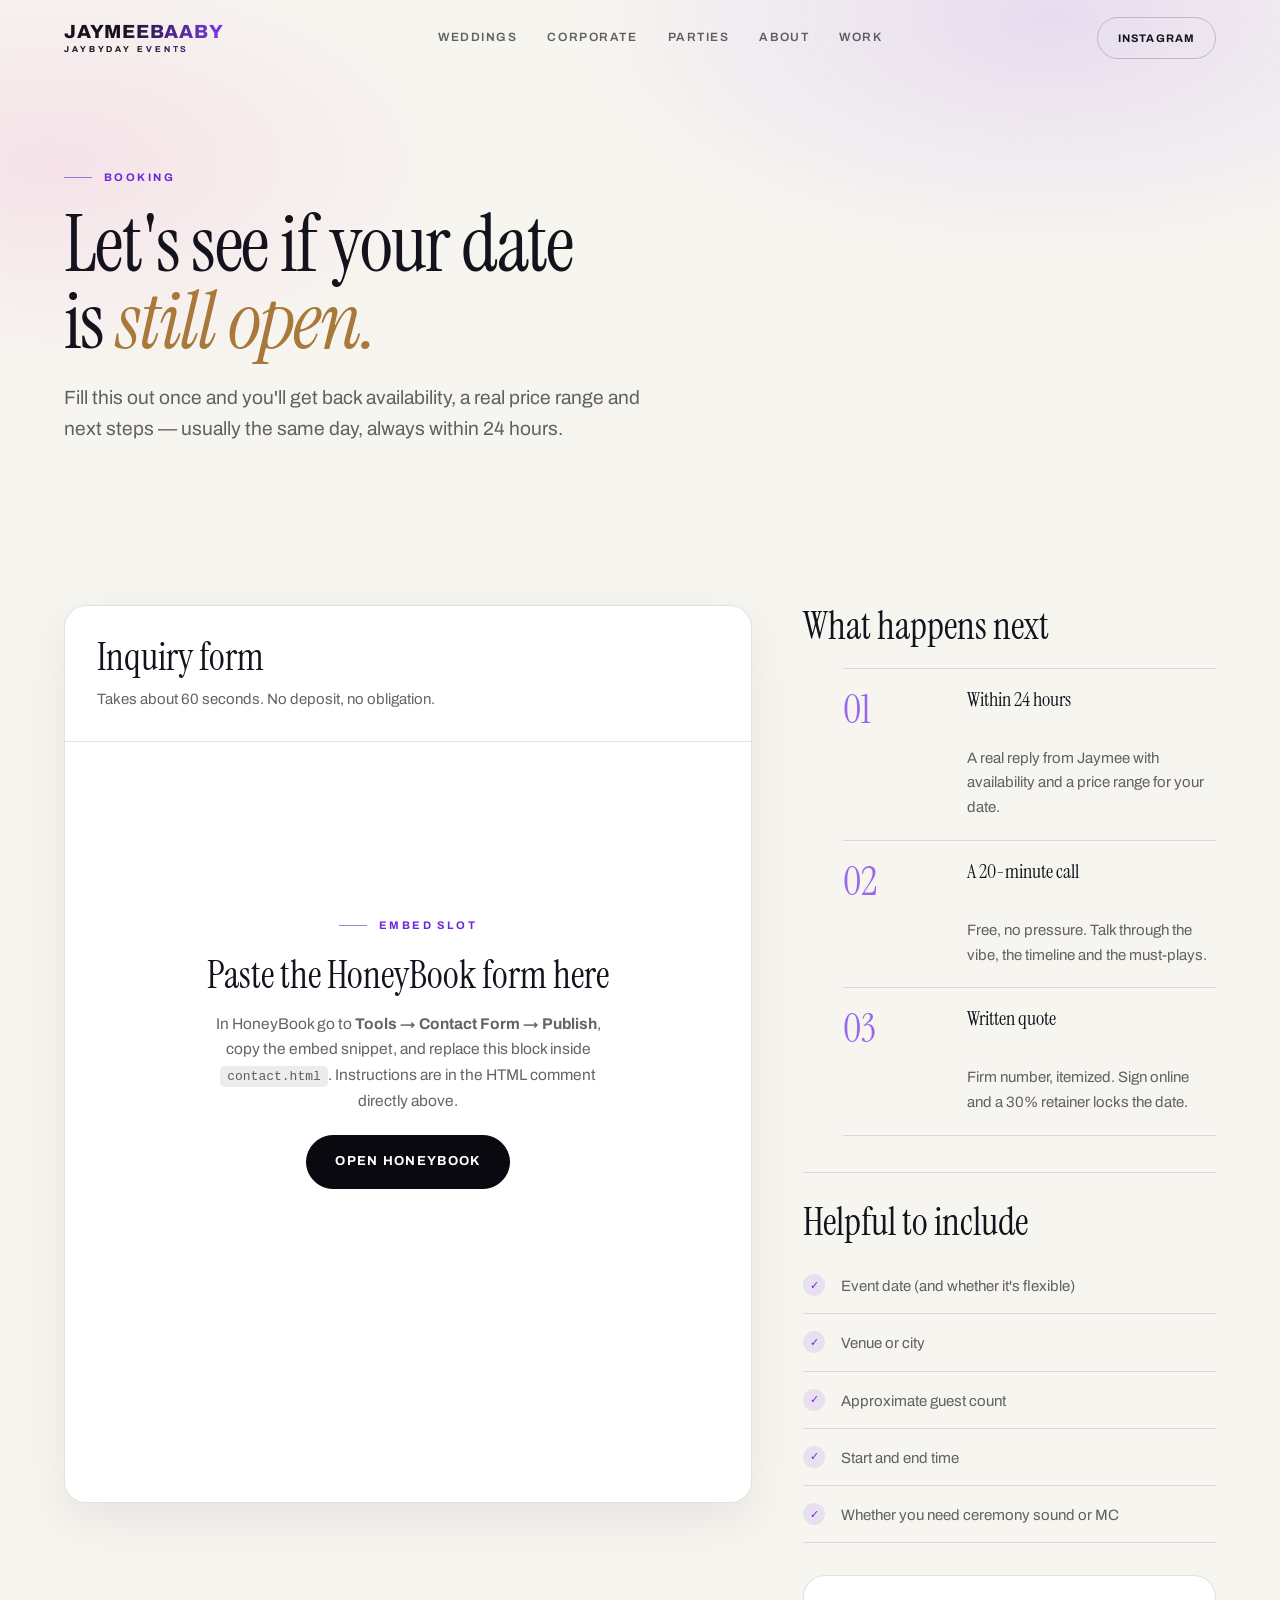
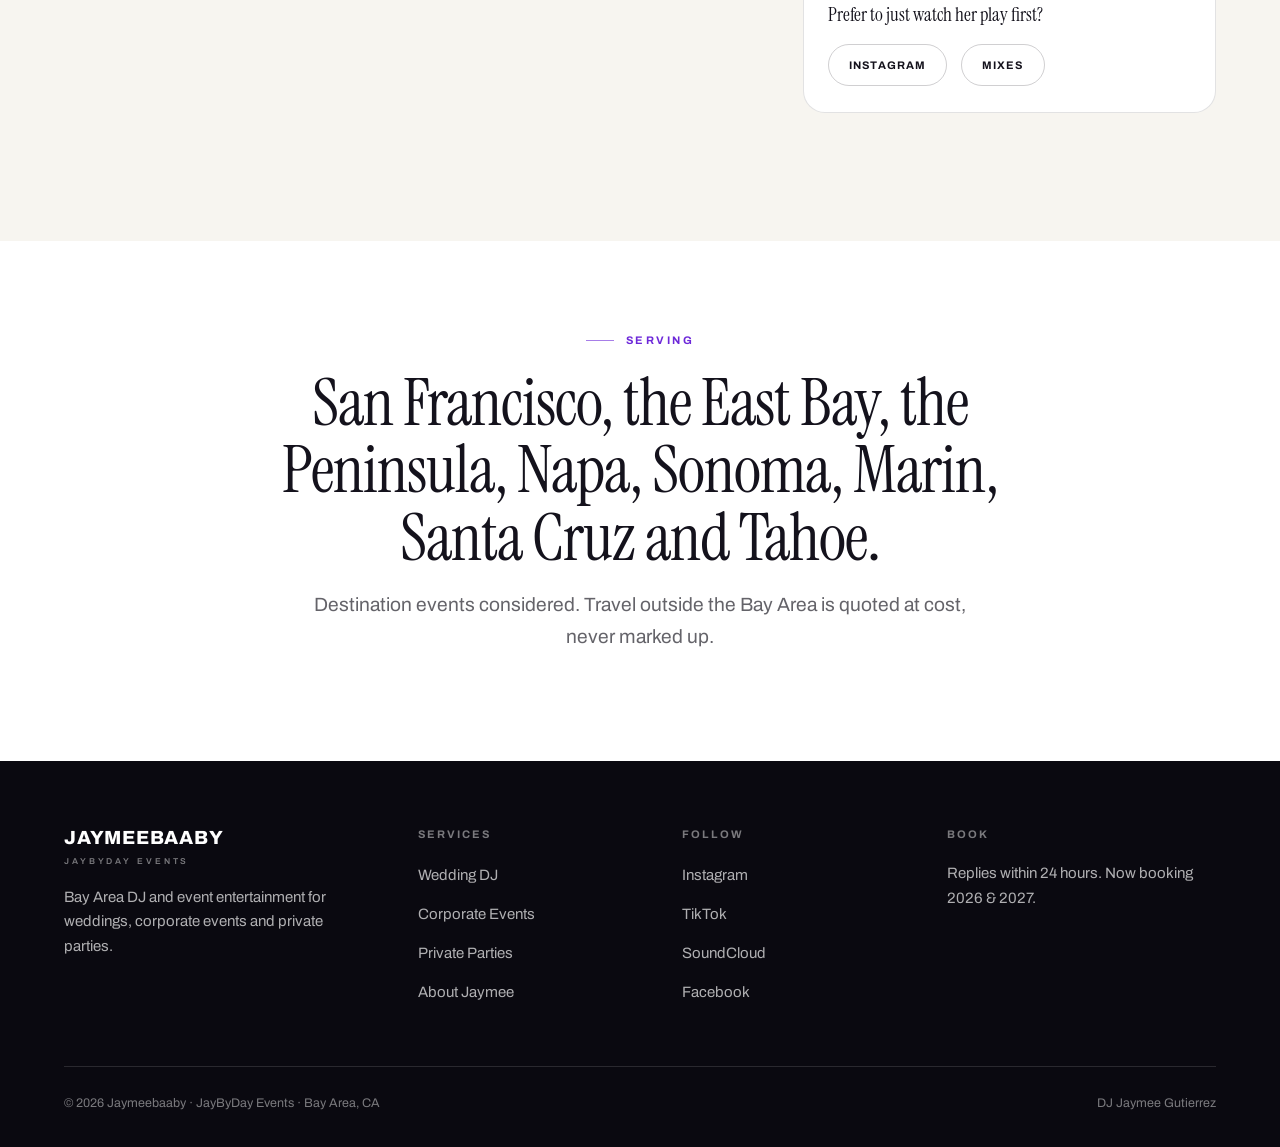
<file: contact.html>
<!DOCTYPE html>
<html lang="en">
<head>
<meta charset="utf-8">
<meta name="viewport" content="width=device-width, initial-scale=1">
<title>Check Your Date | Book Jaymeebaaby — Bay Area DJ</title>
<meta name="description" content="Check availability for your wedding, corporate event or private party. Reply within 24 hours with availability and a real price range.">
<link rel="canonical" href="https://www.jaymeebaaby.com/contact">
<!-- PREVIEW GUARD — remove both this line and the meta below when this goes live
     on jaymeebaaby.com. It keeps the GitHub Pages preview out of search results so
     the placeholder testimonials aren't indexed and this copy doesn't compete with
     the real site for "Bay Area wedding DJ". -->
<meta name="robots" content="noindex,nofollow">

<meta property="og:title" content="Check Your Date | Jaymeebaaby">
<meta property="og:description" content="Availability and a real price range back within 24 hours.">
<meta property="og:type" content="website">

<link rel="preconnect" href="https://fonts.googleapis.com">
<link rel="preconnect" href="https://fonts.gstatic.com" crossorigin>
<link href="https://fonts.googleapis.com/css2?family=Archivo:ital,wght@0,400;0,600;0,700;0,800;1,400&family=Instrument+Serif:ital@0;1&display=swap" rel="stylesheet">
<link rel="stylesheet" href="assets/css/styles.css">
</head>
<body>

<header class="hdr is-stuck">
  <div class="wrap hdr__in">
    <a class="brand" href="index.html">Jaymeebaaby<small>JayByDay Events</small></a>
    <nav class="nav">
      <a href="weddings.html">Weddings</a>
      <a href="corporate.html">Corporate</a>
      <a href="parties.html">Parties</a>
      <a href="about.html">About</a>
      <a href="index.html#gallery">Work</a>
    </nav>
    <div class="hdr__cta">
      <a class="btn btn--ghost btn--sm" href="https://www.instagram.com/jaymeebaaby/" target="_blank" rel="noopener">Instagram</a>
      <button class="burger" aria-label="Menu" aria-expanded="false"><span></span><span></span><span></span></button>
    </div>
  </div>
</header>

<div class="mnav">
  <a href="weddings.html">Weddings</a>
  <a href="corporate.html">Corporate Events</a>
  <a href="parties.html">Private Parties</a>
  <a href="about.html">About Jaymee</a>
  <a href="index.html#gallery">Work</a>
  <a href="contact.html">Contact</a>
</div>

<main>

<section class="phero" style="padding-bottom:0">
  <div class="wrap phero__in">
    <div style="max-width:60ch">
      <p class="eyebrow">Booking</p>
      <h1 class="d1" style="font-size:clamp(40px,6.4vw,80px)">Let's see if your date<br>is <span class="italic-accent">still open.</span></h1>
      <p class="lede">Fill this out once and you'll get back availability, a real price range and next steps — usually the same day, always within 24 hours.</p>
      <p class="eyebrow" data-service-note style="color:var(--champagne);margin-top:8px"></p>
    </div>
  </div>
</section>

<section class="section">
  <div class="wrap">
    <div class="split" style="grid-template-columns:1.25fr .75fr;gap:clamp(32px,4vw,56px);align-items:start">

      <!-- ============ HONEYBOOK EMBED ============ -->
      <div class="book rv">
        <div class="book__hd">
          <h3 class="d3">Inquiry form</h3>
          <p>Takes about 60 seconds. No deposit, no obligation.</p>
        </div>
        <div class="book__frame" id="honeybook-embed">

          <!--
          ============================================================
          HONEYBOOK CONTACT FORM GOES HERE
          ============================================================
          1. In HoneyBook: Tools → Contact Form → your form → "Publish / Embed"
          2. Copy the embed snippet (it looks like the two lines below)
          3. DELETE this entire .embed-slot div and paste the snippet in its place:

             <div id="hb-p-XXXXXXXX-1" style="width:100%;text-align:center;"></div>
             <script src="https://widget.honeybook.com/assets_users_production/websiteplacements/XXXXXXXX.js"></script>

          NOTE: keep the parent <div class="book__frame"> wrapper — it sets the
          white background and min-height so the form doesn't collapse on mobile.
          ============================================================
          -->
          <div class="embed-slot">
            <div>
              <p class="eyebrow" style="justify-content:center">Embed slot</p>
              <h3 class="d3" style="margin-bottom:14px">Paste the HoneyBook form here</h3>
              <p style="max-width:46ch;margin:0 auto 22px;color:rgba(20,18,28,.66);font-size:15.5px">
                In HoneyBook go to <strong>Tools → Contact Form → Publish</strong>, copy the embed snippet,
                and replace this block inside <code>contact.html</code>. Instructions are in the HTML comment directly above.
              </p>
              <a class="btn btn--dark" href="https://www.honeybook.com" target="_blank" rel="noopener">Open HoneyBook</a>
            </div>
          </div>

        </div>
      </div>
      <!-- ============ /HONEYBOOK EMBED ============ -->

      <aside class="rv">
        <h3 class="d3" style="margin-bottom:20px">What happens next</h3>
        <ol class="steps" style="margin-bottom:36px">
          <li style="padding:20px 0"><h4 style="font-size:20px">Within 24 hours</h4><p style="font-size:15px">A real reply from Jaymee with availability and a price range for your date.</p></li>
          <li style="padding:20px 0"><h4 style="font-size:20px">A 20-minute call</h4><p style="font-size:15px">Free, no pressure. Talk through the vibe, the timeline and the must-plays.</p></li>
          <li style="padding:20px 0"><h4 style="font-size:20px">Written quote</h4><p style="font-size:15px">Firm number, itemized. Sign online and a 30% retainer locks the date.</p></li>
        </ol>

        <hr class="rule" style="margin-bottom:28px">

        <h3 class="d3" style="margin-bottom:16px">Helpful to include</h3>
        <ul class="feats" style="margin-bottom:32px">
          <li style="padding:13px 0"><span class="tick">✓</span><div><span>Event date (and whether it's flexible)</span></div></li>
          <li style="padding:13px 0"><span class="tick">✓</span><div><span>Venue or city</span></div></li>
          <li style="padding:13px 0"><span class="tick">✓</span><div><span>Approximate guest count</span></div></li>
          <li style="padding:13px 0"><span class="tick">✓</span><div><span>Start and end time</span></div></li>
          <li style="padding:13px 0"><span class="tick">✓</span><div><span>Whether you need ceremony sound or MC</span></div></li>
        </ul>

        <div class="quote" style="padding:26px 24px">
          <p style="font-size:19px;margin-bottom:16px">Prefer to just watch her play first?</p>
          <div class="btn-row">
            <a class="btn btn--ghost btn--sm" href="https://www.instagram.com/jaymeebaaby/" target="_blank" rel="noopener">Instagram</a>
            <a class="btn btn--ghost btn--sm" href="https://soundcloud.com/jaymeebaaby" target="_blank" rel="noopener">Mixes</a>
          </div>
        </div>
      </aside>

    </div>
  </div>
</section>

<section class="section section--tight light">
  <div class="wrap center">
    <p class="eyebrow center-eb">Serving</p>
    <h2 class="d2" style="max-width:24ch;margin:0 auto 18px">San Francisco, the East Bay, the Peninsula, Napa, Sonoma, Marin, Santa Cruz and Tahoe.</h2>
    <p class="lede" style="margin-inline:auto">Destination events considered. Travel outside the Bay Area is quoted at cost, never marked up.</p>
  </div>
</section>

</main>

<footer class="ftr">
  <div class="wrap">
    <div class="ftr__top">
      <div>
        <a class="brand" href="index.html">Jaymeebaaby<small>JayByDay Events</small></a>
        <p class="lede" style="font-size:15px;margin-top:18px;max-width:34ch">Bay Area DJ and event entertainment for weddings, corporate events and private parties.</p>
      </div>
      <div>
        <h5>Services</h5>
        <ul>
          <li><a href="weddings.html">Wedding DJ</a></li>
          <li><a href="corporate.html">Corporate Events</a></li>
          <li><a href="parties.html">Private Parties</a></li>
          <li><a href="about.html">About Jaymee</a></li>
        </ul>
      </div>
      <div>
        <h5>Follow</h5>
        <ul>
          <li><a href="https://www.instagram.com/jaymeebaaby/" target="_blank" rel="noopener">Instagram</a></li>
          <li><a href="https://www.tiktok.com/@jaymeebaaby" target="_blank" rel="noopener">TikTok</a></li>
          <li><a href="https://soundcloud.com/jaymeebaaby" target="_blank" rel="noopener">SoundCloud</a></li>
          <li><a href="https://www.facebook.com/Jaymeebaaby-110736491571352" target="_blank" rel="noopener">Facebook</a></li>
        </ul>
      </div>
      <div>
        <h5>Book</h5>
        <p class="lede" style="font-size:15px">Replies within 24 hours. Now booking 2026 &amp; 2027.</p>
      </div>
    </div>
    <div class="ftr__bot">
      <span>© <span id="yr">2026</span> Jaymeebaaby · JayByDay Events · Bay Area, CA</span>
      <span>DJ Jaymee Gutierrez</span>
    </div>
  </div>
</footer>

<script>document.getElementById('yr').textContent=new Date().getFullYear();</script>
<script src="assets/js/main.js" defer></script>
</body>
</html>
</file>
<file: assets/css/styles.css>
/* ============================================================
   JAYMEEBAABY — "Ivory Neon" design system

   Light base. Dark is used only where it earns attention:
   the photo hero, the final CTA band, the footer, and the
   "most booked" package card.

   Surfaces re-scope the colour tokens rather than overriding
   every child rule — add .on-dark to make any block dark.

   Typography enacts the positioning:
   Instrument Serif = JayByDay (elegant, day, weddings/corporate)
   Archivo 800 uppercase = Jaymeebaaby (energy, night, parties)
   ============================================================ */

:root {
  /* Surfaces — sections alternate between these two automatically */
  --surface:      #F7F5F0;   /* page base, warm off-white */
  --surface-alt:  #FFFFFF;   /* cards sitting on the base */

  /* Text + rules (dark-on-light by default) */
  --fg:        #14121C;
  --fg-mute:   rgba(20,18,28,.66);
  --fg-faint:  rgba(20,18,28,.45);
  --line:      rgba(20,18,28,.12);
  --line-2:    rgba(20,18,28,.20);

  /* Deep ink, used for dark surfaces */
  --ink:       #0A0910;
  --ink-2:     #100E1A;
  --ivory-ink: #14121C;

  /* Accents */
  --violet:     #7C3AED;   /* accent on light */
  --violet-lt:  #A855F7;
  --violet-dk:  #6D28D9;
  --magenta:    #E0219B;
  --magenta-lt: #FF2FB9;
  --champagne:  #A9793B;   /* warm emphasis on light */

  /* Type */
  --serif: "Instrument Serif", "Times New Roman", serif;
  --sans:  "Archivo", -apple-system, BlinkMacSystemFont, "Segoe UI", sans-serif;

  /* Metrics */
  --pad:   clamp(20px, 5vw, 64px);
  --maxw:  1280px;
  --r:     14px;
  --r-lg:  22px;

  --ease: cubic-bezier(.22,1,.36,1);
}

/* ---- Dark surfaces: re-scope the tokens, don't fight the cascade ---- */
.on-dark,
.cta,
.ftr,
.svc--feature {
  --surface:      var(--ink);
  --surface-alt:  #17142440;
  --fg:        #FFFFFF;
  --fg-mute:   rgba(255,255,255,.68);
  --fg-faint:  rgba(255,255,255,.46);
  --line:      rgba(255,255,255,.13);
  --line-2:    rgba(255,255,255,.22);
  --violet:    #A855F7;
  --violet-dk: #C99BFF;
  --magenta:   #FF2FB9;
  --champagne: #E9CDA4;
  color: var(--fg);
}

/* Alternating light sections */
.light { --surface: #FFFFFF; --surface-alt: #F7F5F0; background: var(--surface); }

/* ---------- Reset ---------- */
*, *::before, *::after { box-sizing: border-box; }
html { -webkit-text-size-adjust: 100%; scroll-behavior: smooth; }
body {
  margin: 0;
  background: var(--surface);
  color: var(--fg);
  font-family: var(--sans);
  font-size: 17px;
  line-height: 1.65;
  font-weight: 400;
  -webkit-font-smoothing: antialiased;
  overflow-x: hidden;
}
img, video { max-width: 100%; display: block; }
a { color: inherit; text-decoration: none; }
button { font: inherit; cursor: pointer; }
h1,h2,h3,h4 { margin: 0; font-weight: 400; line-height: 1.05; }
p { margin: 0 0 1em; }
ul { margin: 0; padding: 0; list-style: none; }

::selection { background: var(--magenta); color: #fff; }

/* ---------- Utilities ---------- */
.wrap { width: 100%; max-width: var(--maxw); margin-inline: auto; padding-inline: var(--pad); }
.section { padding-block: clamp(72px, 10vw, 140px); position: relative; }
.section--tight { padding-block: clamp(56px, 7vw, 96px); }
.center { text-align: center; }
.hl { color: var(--fg); font-weight: 700; }

.eyebrow {
  font-family: var(--sans);
  font-size: 11px;
  font-weight: 700;
  letter-spacing: .22em;
  text-transform: uppercase;
  color: var(--violet-dk);
  margin: 0 0 20px;
  display: flex;
  align-items: center;
  gap: 12px;
}
.eyebrow::before { content: ""; width: 28px; height: 1px; background: currentColor; flex: none; opacity: .6; }
.eyebrow.center-eb { justify-content: center; }
/* the JS-populated "Inquiring about:" line renders a stray dash when unset */
.eyebrow:empty { display: none; }

/* Display type */
.d1 { font-family: var(--serif); font-size: clamp(48px, 8.5vw, 108px); line-height: .96; letter-spacing: -.02em; }
.d2 { font-family: var(--serif); font-size: clamp(36px, 5.2vw, 66px); line-height: 1.02; letter-spacing: -.015em; }
.d3 { font-family: var(--serif); font-size: clamp(26px, 3vw, 38px); line-height: 1.12; }

/* Energy type (nightlife voice) */
.hype {
  font-family: var(--sans);
  font-weight: 800;
  text-transform: uppercase;
  letter-spacing: -.01em;
  line-height: .95;
  font-size: clamp(34px, 6vw, 76px);
}
.italic-accent { font-style: italic; color: var(--champagne); }

.lede { font-size: clamp(17px, 1.5vw, 20px); color: var(--fg-mute); max-width: 62ch; }
.rule { height: 1px; background: var(--line); border: 0; margin: 0; }

/* ---------- Buttons ---------- */
.btn {
  display: inline-flex; align-items: center; justify-content: center; gap: 10px;
  padding: 15px 28px;
  border-radius: 999px;
  font-size: 13px; font-weight: 700; letter-spacing: .1em; text-transform: uppercase;
  border: 1px solid transparent;
  transition: transform .3s var(--ease), background .3s, color .3s, border-color .3s, box-shadow .3s;
  white-space: nowrap;
}
.btn:hover { transform: translateY(-2px); }
.btn--primary {
  background: linear-gradient(100deg, var(--violet), var(--magenta));
  color: #fff;
  box-shadow: 0 8px 26px rgba(124,58,237,.28);
}
.btn--primary:hover { box-shadow: 0 12px 40px rgba(224,33,155,.38); }
.btn--ghost { border-color: var(--line-2); color: var(--fg); background: transparent; }
.btn--ghost:hover { border-color: var(--fg); background: rgba(20,18,28,.04); }
.on-dark .btn--ghost:hover, .hero .btn--ghost:hover, .cta .btn--ghost:hover,
.svc--feature .btn--ghost:hover { background: rgba(255,255,255,.10); }
.btn--dark { background: var(--ink); color: #fff; border-color: var(--ink); }
.btn--dark:hover { background: #241f38; }
.btn--sm { padding: 11px 20px; font-size: 11px; }

.btn-row { display: flex; flex-wrap: wrap; gap: 14px; }

/* Text link with arrow */
.tlink {
  display: inline-flex; align-items: center; gap: 8px;
  font-size: 12px; font-weight: 700; letter-spacing: .14em; text-transform: uppercase;
  color: var(--violet-dk);
  border-bottom: 1px solid transparent;
  padding-bottom: 3px;
  transition: gap .3s var(--ease), border-color .3s;
}
.tlink:hover { gap: 14px; border-color: currentColor; }

/* ---------- Header ---------- */
.hdr {
  position: fixed; inset: 0 0 auto 0; z-index: 100;
  transition: background .4s, backdrop-filter .4s, border-color .4s;
  border-bottom: 1px solid transparent;
  color: var(--fg);
}
.hdr.is-stuck {
  background: rgba(247,245,240,.86);
  backdrop-filter: blur(18px) saturate(140%);
  border-bottom-color: var(--line);
}
/* index sits over a dark photo hero until it sticks */
.hdr--invert:not(.is-stuck) {
  --fg: #FFFFFF;
  --fg-mute: rgba(255,255,255,.74);
  --fg-faint: rgba(255,255,255,.5);
  --line-2: rgba(255,255,255,.26);
  --violet-dk: #C99BFF;
  color: #fff;
}
.hdr__in { display: flex; align-items: center; justify-content: space-between; gap: 24px; height: 76px; }

.brand {
  font-family: var(--sans); font-weight: 800; text-transform: uppercase;
  letter-spacing: .04em; font-size: 19px; line-height: 1;
  background: linear-gradient(92deg, var(--fg) 34%, var(--violet));
  -webkit-background-clip: text; background-clip: text; color: transparent;
  flex: none;
}
.brand small {
  display: block; font-size: 8.5px; letter-spacing: .34em; margin-top: 5px; font-weight: 600;
  color: var(--fg-faint); -webkit-text-fill-color: var(--fg-faint);
}

.nav { display: flex; align-items: center; gap: 30px; }
.nav a {
  font-size: 12px; font-weight: 600; letter-spacing: .13em; text-transform: uppercase;
  color: var(--fg-mute); transition: color .25s; position: relative; padding-block: 6px;
}
.nav a::after {
  content: ""; position: absolute; left: 0; bottom: 0; height: 1px; width: 0;
  background: var(--magenta); transition: width .35s var(--ease);
}
.nav a:hover, .nav a[aria-current="page"] { color: var(--fg); }
.nav a:hover::after, .nav a[aria-current="page"]::after { width: 100%; }

.hdr__cta { display: flex; align-items: center; gap: 14px; flex: none; }

.burger {
  display: none; width: 44px; height: 44px; border: 1px solid var(--line-2);
  border-radius: 50%; background: transparent; align-items: center; justify-content: center;
  flex-direction: column; gap: 5px;
}
.burger span { display: block; width: 17px; height: 1.5px; background: currentColor; transition: transform .35s var(--ease), opacity .2s; }
.burger.is-open span:nth-child(1) { transform: translateY(6.5px) rotate(45deg); }
.burger.is-open span:nth-child(2) { opacity: 0; }
.burger.is-open span:nth-child(3) { transform: translateY(-6.5px) rotate(-45deg); }

.mnav {
  position: fixed; inset: 76px 0 0 0; z-index: 99;
  background: rgba(247,245,240,.98); backdrop-filter: blur(20px);
  color: var(--ivory-ink);
  padding: 40px var(--pad) 60px;
  display: none; flex-direction: column; gap: 4px;
  overflow-y: auto;
}
.mnav.is-open { display: flex; }
.mnav a { font-family: var(--serif); font-size: 34px; line-height: 1.35; border-bottom: 1px solid rgba(20,18,28,.12); padding-block: 14px; }
.mnav .btn { margin-top: 28px; }

/* ---------- Hero (light, split) ----------
   Her photography is all dark club/stadium work. Containing it in a frame
   on a light ground keeps the site airy and pulls the first impression
   away from "nightclub" toward the wedding/corporate buyer. */
.hero { position: relative; padding: 150px 0 clamp(56px, 7vw, 92px); overflow: hidden; }
.hero::before {
  content: ""; position: absolute; inset: 0; z-index: 0;
  background: radial-gradient(56% 74% at 84% 2%, rgba(124,58,237,.14), transparent 64%),
              radial-gradient(50% 66% at 2% 46%, rgba(224,33,155,.10), transparent 62%);
}
.hero__in {
  position: relative; z-index: 1;
  display: grid; grid-template-columns: 1.06fr .94fr;
  gap: clamp(32px, 5vw, 72px); align-items: center;
}
.hero h1 { font-size: clamp(40px, 5.2vw, 74px); max-width: 15ch; margin-bottom: 22px; }
.hero .lede { max-width: 50ch; margin-bottom: 32px; }
.hero .btn-row { margin-bottom: 38px; }
.hero__media {
  border-radius: var(--r-lg); overflow: hidden; aspect-ratio: 4/5;
  box-shadow: 0 34px 80px rgba(20,18,28,.18);
}
.hero__media img { width: 100%; height: 100%; object-fit: cover; object-position: 50% 28%; }

.hero__facts { display: flex; flex-wrap: wrap; gap: 10px 34px; padding-top: 26px; border-top: 1px solid var(--line); }
.hero__facts li {
  font-size: 11.5px; font-weight: 700; letter-spacing: .15em; text-transform: uppercase;
  color: var(--fg-mute); display: flex; align-items: center; gap: 9px;
}
.hero__facts li::before { content: ""; width: 5px; height: 5px; border-radius: 50%; background: var(--magenta); flex: none; }

/* ---------- Page hero (interior pages, light) ---------- */
.phero { position: relative; padding: 168px 0 clamp(64px, 8vw, 110px); overflow: hidden; }
.phero::before {
  content: ""; position: absolute; inset: 0; z-index: 0;
  background: radial-gradient(58% 78% at 82% 4%, rgba(124,58,237,.13), transparent 64%),
              radial-gradient(52% 70% at 4% 34%, rgba(224,33,155,.09), transparent 62%);
}
.phero__in { position: relative; z-index: 1; }
.phero h1 { font-size: clamp(40px, 5.2vw, 74px); max-width: 15ch; margin-bottom: 22px; }
.phero .lede { margin-bottom: 32px; }

/* ---------- Marquee (client list) ---------- */
.marq { padding-block: 34px; border-block: 1px solid var(--line); overflow: hidden; position: relative; background: var(--surface); }
.marq::before, .marq::after { content: ""; position: absolute; top: 0; bottom: 0; width: 14vw; z-index: 2; pointer-events: none; }
.marq::before { left: 0; background: linear-gradient(90deg, var(--surface), transparent); }
.marq::after { right: 0; background: linear-gradient(270deg, var(--surface), transparent); }
.marq__track { display: flex; width: max-content; animation: marq 46s linear infinite; }
.marq:hover .marq__track { animation-play-state: paused; }
.marq__track span {
  padding-inline: 30px;
  font-size: clamp(13px, 1.4vw, 17px); font-weight: 700; letter-spacing: .17em; text-transform: uppercase;
  color: var(--fg-faint); white-space: nowrap;
  display: flex; align-items: center; gap: 30px;
}
.marq__track span::after { content: "✦"; color: var(--violet); font-size: 9px; }
@keyframes marq { to { transform: translateX(-50%); } }

/* ---------- Grids / cards ---------- */
.grid { display: grid; gap: 22px; }
.grid-2 { grid-template-columns: repeat(2, 1fr); }
.grid-3 { grid-template-columns: repeat(3, 1fr); }
.grid-4 { grid-template-columns: repeat(4, 1fr); }

.split { display: grid; grid-template-columns: 1fr 1fr; gap: clamp(32px, 5vw, 80px); align-items: center; }
.split--wide { grid-template-columns: 1.05fr .95fr; }

/* Service / package card */
.svc {
  position: relative; display: flex; flex-direction: column;
  border: 1px solid var(--line); border-radius: var(--r-lg);
  background: var(--surface-alt);
  overflow: hidden;
  transition: transform .5s var(--ease), border-color .4s, box-shadow .5s;
}
.svc:hover { transform: translateY(-6px); border-color: var(--line-2); box-shadow: 0 22px 54px rgba(20,18,28,.10); }
.svc__img { aspect-ratio: 4/3; overflow: hidden; position: relative; }
.svc__img img { width: 100%; height: 100%; object-fit: cover; transition: transform 1s var(--ease); }
.svc:hover .svc__img img { transform: scale(1.06); }
.svc__body { padding: 28px 26px 30px; display: flex; flex-direction: column; flex: 1; }
.svc__body h3 { margin-bottom: 10px; }
.svc__body p { color: var(--fg-mute); font-size: 15.5px; margin-bottom: 20px; }
.svc__meta { margin-top: auto; padding-top: 20px; border-top: 1px solid var(--line); display: flex; align-items: center; justify-content: space-between; gap: 16px; }

/* Price row — currently unused (rate card deferred). Kept styled so a
   <div class="price">Starting at<b>$X</b></div> can be dropped back in. */
.price { font-size: 11px; letter-spacing: .12em; text-transform: uppercase; color: var(--fg-faint); }
.price b { display: block; font-family: var(--serif); font-size: 25px; letter-spacing: 0; text-transform: none; color: var(--champagne); font-weight: 400; margin-top: 3px; }

/* Featured ("most booked") card — dark, and it re-scopes its own tokens above */
.svc--feature {
  background: linear-gradient(180deg, #1A0A2A, #0A0910);
  border-color: #7C3AED;
  box-shadow: 0 20px 56px rgba(124,58,237,.22);
}
.svc--feature.svc--magenta {
  background: linear-gradient(180deg, #2A0A22, #0A0910);
  border-color: var(--magenta-lt);
  box-shadow: 0 20px 56px rgba(255,47,185,.2);
}
.svc--feature:hover { box-shadow: 0 28px 70px rgba(124,58,237,.34); }
.svc--feature.svc--magenta:hover { box-shadow: 0 28px 70px rgba(255,47,185,.3); }
.svc--feature .eyebrow { color: #C99BFF; }
.svc--feature.svc--magenta .eyebrow { color: #FF7ED0; }
.svc--feature .feats .tick { background: rgba(168,85,247,.22); color: #C99BFF; }
.svc--feature.svc--magenta .feats .tick { background: rgba(255,47,185,.22); color: #FF7ED0; }

/* Feature list */
.feats { display: grid; gap: 2px; }
.feats li { display: flex; gap: 16px; align-items: flex-start; padding: 18px 0; border-bottom: 1px solid var(--line); }
.feats li strong { display: block; font-weight: 700; font-size: 15px; letter-spacing: .01em; margin-bottom: 3px; color: var(--fg); }
.feats li span { font-size: 15px; color: var(--fg-mute); }
.feats .tick {
  flex: none; width: 22px; height: 22px; border-radius: 50%; display: grid; place-items: center;
  background: rgba(124,58,237,.11); color: var(--violet-dk); font-size: 11px; margin-top: 2px;
}

/* ---------- Stats ---------- */
.stats { display: grid; grid-template-columns: repeat(4, 1fr); gap: 1px; background: var(--line); border: 1px solid var(--line); border-radius: var(--r-lg); overflow: hidden; }
.stats div { background: var(--surface); padding: 34px 26px; }
.stats b {
  display: block; font-family: var(--serif); font-size: clamp(38px, 4.4vw, 58px); line-height: 1; font-weight: 400; margin-bottom: 10px;
  background: linear-gradient(120deg, var(--fg), var(--violet)); -webkit-background-clip: text; background-clip: text; color: transparent;
}
.stats span { font-size: 11.5px; letter-spacing: .15em; text-transform: uppercase; color: var(--fg-faint); font-weight: 600; }

/* ---------- Testimonials ---------- */
.quote { border: 1px solid var(--line); border-radius: var(--r-lg); padding: 32px 30px; background: var(--surface-alt); display: flex; flex-direction: column; }
.quote__stars { color: var(--champagne); letter-spacing: .22em; font-size: 13px; margin-bottom: 18px; }
.quote p { font-family: var(--serif); font-size: clamp(19px, 1.9vw, 23px); line-height: 1.4; color: var(--fg); margin-bottom: 24px; }
.quote footer { margin-top: auto; font-size: 12px; letter-spacing: .1em; text-transform: uppercase; color: var(--fg-faint); }
.quote footer b { display: block; color: var(--fg); letter-spacing: .08em; margin-bottom: 3px; }
.bigquote { max-width: 22ch; }

/* ---------- Process ---------- */
.steps { counter-reset: s; display: grid; gap: 0; }
.steps li { counter-increment: s; display: grid; grid-template-columns: 96px 1fr; gap: 28px; align-items: start; padding: 30px 0; border-top: 1px solid var(--line); }
.steps li:last-child { border-bottom: 1px solid var(--line); }
.steps li::before {
  content: "0" counter(s);
  grid-column: 1; grid-row: 1 / span 2;
  font-family: var(--serif); font-size: 40px; line-height: 1; color: var(--violet); opacity: .75;
}
/* ::before is a grid item too — keep the copy pinned to column 2 */
.steps h4 { grid-column: 2; grid-row: 1; font-family: var(--serif); font-size: 25px; margin-bottom: 8px; }
.steps p  { grid-column: 2; grid-row: 2; color: var(--fg-mute); font-size: 16px; margin: 0; max-width: 60ch; }

/* ---------- Gallery ---------- */
.gal { display: grid; grid-template-columns: repeat(4, 1fr); gap: 14px; }
.gal a, .gal figure { position: relative; overflow: hidden; border-radius: var(--r); margin: 0; aspect-ratio: 4/3; background: rgba(20,18,28,.06); display: block; }
.gal figure:nth-child(1), .gal a:nth-child(1) { grid-column: span 2; grid-row: span 2; aspect-ratio: 1/1; }
.gal img { width: 100%; height: 100%; object-fit: cover; transition: transform 1s var(--ease), filter .5s; filter: saturate(.92); }
.gal a:hover img, .gal figure:hover img { transform: scale(1.07); filter: saturate(1.12); }
.gal figcaption {
  position: absolute; left: 0; right: 0; bottom: 0; padding: 34px 18px 16px; color: #fff;
  background: linear-gradient(transparent, rgba(10,9,16,.9));
  font-size: 11.5px; font-weight: 700; letter-spacing: .12em; text-transform: uppercase;
}

/* ---------- FAQ ---------- */
.faq { border-top: 1px solid var(--line); }
.faq details { border-bottom: 1px solid var(--line); }
.faq summary {
  list-style: none; cursor: pointer; padding: 26px 44px 26px 0; position: relative;
  font-family: var(--serif); font-size: clamp(19px, 2vw, 24px); line-height: 1.3;
  transition: color .25s;
}
.faq summary::-webkit-details-marker { display: none; }
.faq summary:hover { color: var(--violet-dk); }
.faq summary::after {
  content: "+"; position: absolute; right: 4px; top: 50%; transform: translateY(-50%);
  font-family: var(--sans); font-size: 26px; font-weight: 300; color: var(--violet);
  transition: transform .35s var(--ease);
}
.faq details[open] summary::after { transform: translateY(-50%) rotate(45deg); }
.faq .a { padding: 0 40px 28px 0; color: var(--fg-mute); font-size: 16.5px; max-width: 74ch; }

/* ---------- CTA band (dark focal point) ---------- */
.cta {
  position: relative; overflow: hidden; text-align: center;
  padding-block: clamp(80px, 11vw, 150px);
  background: linear-gradient(160deg, #180425, #0A0910 55%, #22032A);
}
.cta::before {
  content: ""; position: absolute; inset: -30% -10%;
  background: radial-gradient(40% 45% at 25% 30%, rgba(168,85,247,.38), transparent 65%),
              radial-gradient(40% 45% at 78% 68%, rgba(255,47,185,.30), transparent 65%);
  filter: blur(30px);
}
.cta__in { position: relative; z-index: 1; }
.cta h2 { max-width: 16ch; margin: 0 auto 22px; }
.cta .lede { margin: 0 auto 34px; text-align: center; }
.cta .btn-row { justify-content: center; }
.cta__micro { margin-top: 26px; font-size: 12px; letter-spacing: .12em; text-transform: uppercase; color: var(--fg-faint); }

/* ---------- Booking form panel ---------- */
.book { border: 1px solid var(--line); border-radius: var(--r-lg); overflow: hidden; background: var(--surface-alt); box-shadow: 0 18px 50px rgba(20,18,28,.07); }
.book__hd { padding: 30px 32px; border-bottom: 1px solid var(--line); }
.book__hd h3 { margin-bottom: 8px; }
.book__hd p { margin: 0; color: var(--fg-mute); font-size: 15px; }
.book__frame { min-height: 760px; background: #fff; }
.book__frame iframe { width: 100%; min-height: 760px; border: 0; display: block; }

/* Placeholder styling for the HoneyBook slot before the embed is pasted in */
.embed-slot { min-height: 620px; display: grid; place-items: center; text-align: center; padding: 48px 32px; color: var(--ivory-ink); background: #fff; }
.embed-slot code { background: rgba(20,18,28,.08); padding: 3px 7px; border-radius: 5px; font-size: 13px; }

/* ---------- Mobile sticky CTA ---------- */
.stickybar {
  position: fixed; left: 0; right: 0; bottom: 0; z-index: 98;
  display: none; gap: 10px; padding: 12px var(--pad) calc(12px + env(safe-area-inset-bottom));
  background: rgba(247,245,240,.94); backdrop-filter: blur(16px);
  border-top: 1px solid var(--line);
  transform: translateY(110%); transition: transform .45s var(--ease);
}
.stickybar.is-up { transform: translateY(0); }
.stickybar .btn { flex: 1; padding-inline: 12px; }

/* ---------- Footer (dark anchor) ---------- */
.ftr { background: var(--ink); padding-block: 64px 34px; }
.ftr__top { display: grid; grid-template-columns: 1.4fr 1fr 1fr 1.2fr; gap: 40px; padding-bottom: 48px; }
.ftr h5 { font-size: 11px; font-weight: 700; letter-spacing: .18em; text-transform: uppercase; color: var(--fg-faint); margin: 0 0 18px; }
.ftr li { margin-bottom: 11px; }
.ftr li a { font-size: 15px; color: var(--fg-mute); transition: color .25s; }
.ftr li a:hover { color: #fff; }
.ftr__bot { border-top: 1px solid var(--line); padding-top: 26px; display: flex; flex-wrap: wrap; gap: 14px; justify-content: space-between; align-items: center; font-size: 12.5px; color: var(--fg-faint); }
.socials { display: flex; gap: 10px; }
.socials a { width: 40px; height: 40px; border-radius: 50%; border: 1px solid var(--line-2); display: grid; place-items: center; transition: background .3s, border-color .3s, transform .3s var(--ease); }
.socials a:hover { background: #7C3AED; border-color: #7C3AED; transform: translateY(-3px); }
.socials svg { width: 17px; height: 17px; fill: currentColor; }

/* ---------- Reveal ---------- */
.rv { opacity: 0; transform: translateY(26px); transition: opacity .8s var(--ease), transform .8s var(--ease); }
.rv.in { opacity: 1; transform: none; }
@media (prefers-reduced-motion: reduce) {
  .rv { opacity: 1; transform: none; transition: none; }
  .marq__track { animation: none; }
  html { scroll-behavior: auto; }
}

/* ---------- Responsive ---------- */
@media (max-width: 1080px) {
  .grid-4 { grid-template-columns: repeat(2, 1fr); }
  .stats { grid-template-columns: repeat(2, 1fr); }
  .ftr__top { grid-template-columns: 1fr 1fr; gap: 34px; }
}
@media (max-width: 900px) {
  .steps li::before, .steps h4, .steps p { grid-column: 1; grid-row: auto; }
  .nav { display: none; }
  .hdr__cta .btn { display: none; }
  .burger { display: flex; }
  .grid-3, .grid-2 { grid-template-columns: 1fr; }
  .split, .split--wide { grid-template-columns: 1fr; gap: 34px; }
  .gal { grid-template-columns: repeat(2, 1fr); }
  .gal figure:nth-child(1), .gal a:nth-child(1) { grid-column: span 2; grid-row: auto; aspect-ratio: 16/10; }
  .stickybar { display: flex; }
  .hero { padding-top: 118px; }
  .hero__in { grid-template-columns: 1fr; gap: 34px; }
  .hero__media { aspect-ratio: 16/12; order: -1; }
  .steps li::before { font-size: 30px; }
}
@media (max-width: 560px) {
  body { font-size: 16px; }
  .stats { grid-template-columns: 1fr 1fr; }
  .btn { padding: 14px 22px; }
  .hero { min-height: 92svh; }
  .book__frame, .book__frame iframe { min-height: 900px; }
}
</file>
